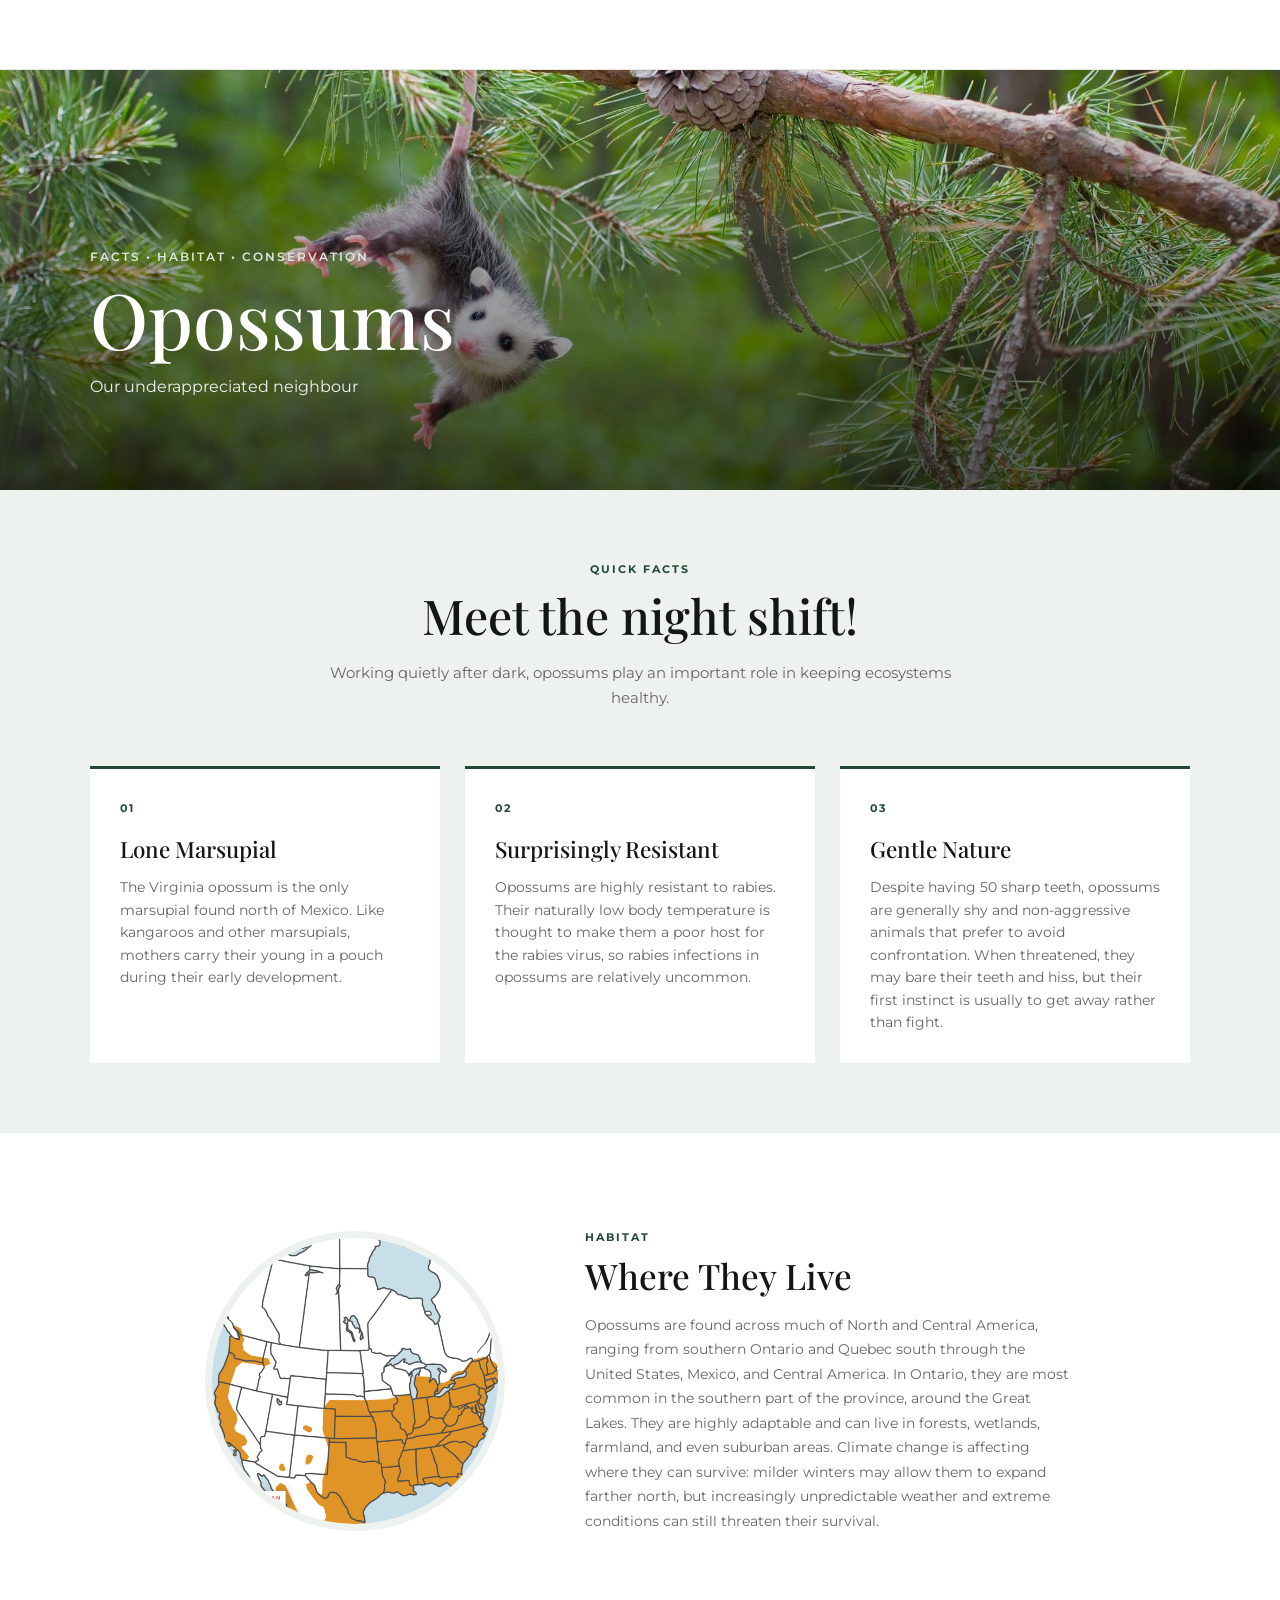
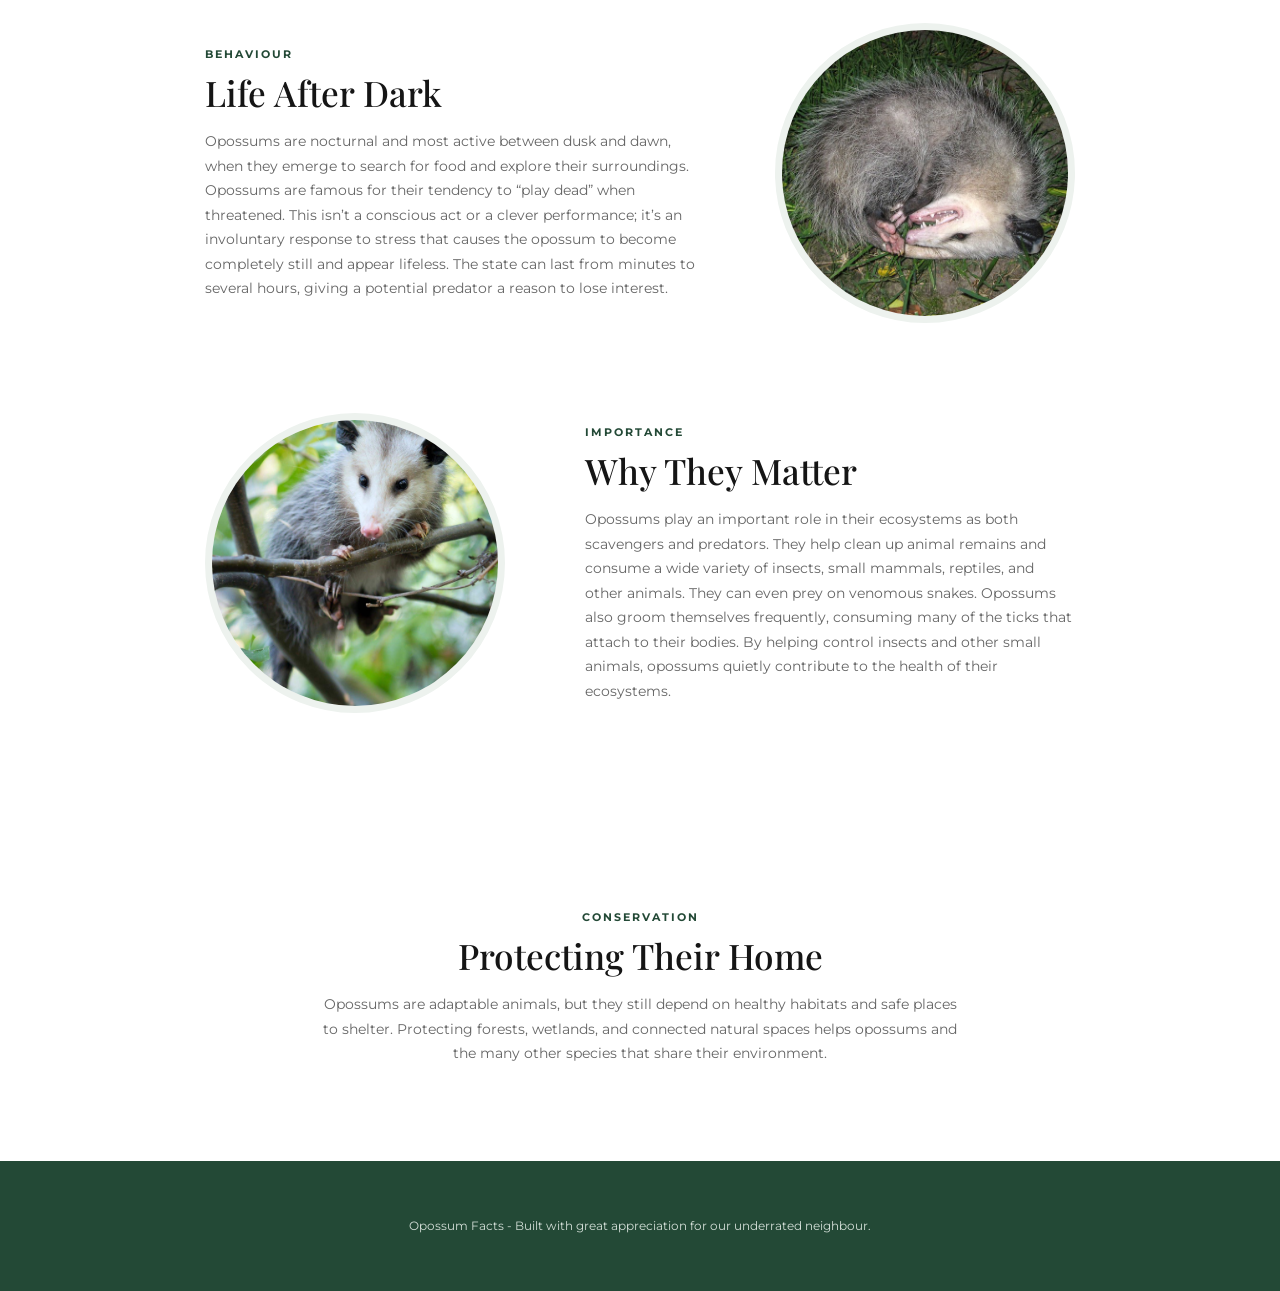
<file: index.html>
<!DOCTYPE html>
<html lang="en">
<head>
  <meta charset="UTF-8">
  <meta name="viewport" content="width=device-width, initial-scale=1.0">

  <title>Opossums</title>

  <!-- Google Fonts -->
  <link rel="preconnect" href="https://fonts.googleapis.com">
  <link rel="preconnect" href="https://fonts.gstatic.com" crossorigin>

  <link
    href="https://fonts.googleapis.com/css2?family=Montserrat:wght@400;500;600;700&family=Playfair+Display:wght@500;600&display=swap"
    rel="stylesheet"
  >

  <style>

    /* ================================
       COLORS
    ================================= */

    :root {
      --white: #ffffff;
      --black: #151515;
      --forest: #234936;
      --light-green: #edf2ee;
      --gray: #666666;
      --border: #e4e7e4;
    }


    /* ================================
       RESET
    ================================= */

    * {
      margin: 0;
      padding: 0;
      box-sizing: border-box;
    }

    html {
      scroll-behavior: smooth;
    }

    body {
      background: var(--white);
      color: var(--black);

      font-family: "Montserrat", sans-serif;

      line-height: 1.7;
    }

    img {
      display: block;
      width: 100%;
    }


    /* ================================
       NAVIGATION
    ================================= */

    nav {
      height: 70px;

      display: flex;
      align-items: center;
      justify-content: space-between;

      padding: 0 7%;

      background: white;

      border-bottom: 1px solid var(--border);
    }

    .logo {
      font-family: "Playfair Display", serif;

      font-size: 1.35rem;

      color: var(--forest);
    }

    .nav-links {
      display: flex;
      gap: 28px;

      list-style: none;
    }

    .nav-links a {
      color: var(--black);

      font-size: 0.75rem;
      font-weight: 600;

      letter-spacing: 1px;
      text-transform: uppercase;

      transition: color 0.25s ease;
    }

    .nav-links a:hover {
      color: var(--forest);
    }


    /* ================================
       HERO
    ================================= */

    .hero {
      height: 420px;

      position: relative;

      display: flex;
      align-items: flex-end;

      padding: 7%;
      
      background:
        linear-gradient(
          to top,
          rgba(0,0,0,0.60),
          rgba(0,0,0,0.05)
        ),
        url("images/hero-opossum.jpg");

      background-size: cover;
      background-position: center;
    }

    .hero-content {
      color: white;

      max-width: 650px;
    }

    .hero-label {
      font-size: 0.75rem;

      font-weight: 600;

      letter-spacing: 2px;

      text-transform: uppercase;

      margin-bottom: 10px;

      color: #dce8df;
    }

    .hero h1 {
      font-family: "Playfair Display", serif;

      font-size: clamp(3.2rem, 6vw, 5.5rem);

      font-weight: 500;

      line-height: 1.05;

      margin-bottom: 15px;
    }

    .hero p {
      font-size: 1rem;

      max-width: 500px;

      color: #f2f2f2;
    }


    /* ================================
       GENERAL SECTION
    ================================= */

    section {
      padding: 85px 7%;
    }

    .section-intro {
      max-width: 650px;

      margin: 0 auto 55px;

      text-align: center;
    }

    .section-label {
      color: var(--forest);

      font-size: 0.7rem;

      font-weight: 700;

      letter-spacing: 2px;

      text-transform: uppercase;

      margin-bottom: 8px;
    }

    .section-title {
      font-family: "Playfair Display", serif;

      font-size: clamp(2rem, 4vw, 3rem);

      font-weight: 500;

      line-height: 1.2;

      margin-bottom: 15px;
    }

    .section-intro p {
      color: var(--gray);

      font-size: 0.95rem;
    }


    /* ================================
       FUN FACTS
    ================================= */

    .facts {
      background: var(--light-green);

      padding-top: 70px;
      padding-bottom: 70px;
    }

    .facts-container {
      max-width: 1100px;

      margin: 0 auto;

      display: grid;

      grid-template-columns:
        repeat(3, 1fr);

      gap: 25px;
    }

    .fact {
      background: white;

      padding: 30px;

      border-top: 3px solid var(--forest);
    }

    .fact-number {
      color: var(--forest);

      font-size: 0.7rem;

      font-weight: 700;

      letter-spacing: 2px;

      margin-bottom: 12px;
    }

    .fact h3 {
      font-family: "Playfair Display", serif;

      font-size: 1.4rem;

      font-weight: 500;

      margin-bottom: 8px;
    }

    .fact p {
      color: var(--gray);

      font-size: 0.85rem;

      line-height: 1.65;
    }


    /* ================================
       INFORMATION SECTION
    ================================= */

    .information {
      max-width: 1050px;

      margin: auto;

      padding-top: 95px;
      padding-bottom: 30px;
    }

    .info-row {
      display: grid;

      grid-template-columns:
        300px 1fr;

      gap: 80px;

      align-items: center;

      margin-bottom: 90px;
    }

    /* Alternate the image */

    .info-row.reverse {
      grid-template-columns:
        1fr 300px;
    }

    .info-row.reverse .circle-image {
      order: 2;
    }


    /* ================================
       CIRCLE IMAGES
    ================================= */

    .circle-image {
      width: 300px;
      height: 300px;

      border-radius: 50%;

      overflow: hidden;

      border: 7px solid var(--light-green);
    }

    .circle-image img {
      width: 100%;
      height: 100%;

      object-fit: cover;

      transition: transform 0.5s ease;
    }

    .circle-image:hover img {
      transform: scale(1.05);
    }


    /* ================================
       INFORMATION TEXT
    ================================= */

    .info-number {
      color: var(--forest);

      font-size: 0.7rem;

      font-weight: 700;

      letter-spacing: 2px;

      margin-bottom: 8px;
    }

    .info-text h2 {
      font-family: "Playfair Display", serif;

      font-size: 2.2rem;

      font-weight: 500;

      line-height: 1.2;

      margin-bottom: 15px;
    }

    .info-text p {
      color: var(--gray);

      font-size: 0.9rem;

      max-width: 580px;
    }

    /* ================================
   CONSERVATION
================================= */

.conservation {
  padding: 75px 7%;
  background: #ffffff;
  text-align: center;
}

.conservation-content {
  max-width: 650px;
  margin: 0 auto;
}

.conservation h2 {
  font-family: "Playfair Display", serif;
  font-size: 2.2rem;
  font-weight: 500;
  line-height: 1.2;
  margin-bottom: 15px;
}

.conservation p {
  color: var(--gray);
  font-size: 0.9rem;
  line-height: 1.7;
}

    /* ================================
       FOOTER
    ================================= */

    footer {
      margin-top: 20px;

      padding: 55px 7%;

      background: var(--forest);

      color: white;

      text-align: center;
    }

    footer h2 {
      font-family: "Playfair Display", serif;

      font-size: 1.8rem;

      font-weight: 500;

      margin-bottom: 8px;
    }

    footer p {
      color: #d4dfd8;

      font-size: 0.75rem;
    }


    /* ================================
       MOBILE
    ================================= */

    @media (max-width: 750px) {

      nav {
        height: 65px;

        padding: 0 5%;
      }

      .nav-links {
        display: none;
      }

      .hero {
        height: 520px;

        padding: 8% 6%;
      }

      .hero h1 {
        font-size: 3.2rem;
      }

      section {
        padding: 65px 6%;
      }

      .facts {
        padding-top: 60px;
        padding-bottom: 60px;
      }

      .facts-container {
        grid-template-columns: 1fr;

        gap: 15px;
      }

      .information {
        padding-top: 70px;
      }

      .info-row,
      .info-row.reverse {
        grid-template-columns: 1fr;

        gap: 35px;

        margin-bottom: 75px;

        text-align: center;
      }

      .info-row.reverse .circle-image {
        order: 0;
      }

      .circle-image {
        width: 240px;
        height: 240px;

        margin: auto;
      }

      .info-text p {
        margin: auto;
      }

      .info-text h2 {
        font-size: 1.9rem;
      }
    }

  </style>
</head>


<body>


  <!-- ================================
       NAVIGATION
  ================================= -->

  <nav>

    <ul class="nav-links">



    </ul>

  </nav>


  <!-- ================================
       HERO
  ================================= -->

  <header class="hero">

    <div class="hero-content">

      <div class="hero-label">
       Facts  • Habitat • Conservation
      </div>

      <h1>
        Opossums
      </h1>

      <p>
        <!-- ADD YOUR CATCHPHRASE HERE -->

        Our underappreciated neighbour
      </p>

    </div>

  </header>


  <!-- ================================
       FUN FACTS
  ================================= -->

  <section class="facts" id="facts">

    <div class="section-intro">

      <div class="section-label">
        Quick Facts
      </div>

      <h2 class="section-title">
        Meet the night shift!
      </h2>

      <p>
        <!-- Optional introductory sentence -->
        Working quietly after dark, opossums play an important role in keeping ecosystems healthy.
      </p>

    </div>


    <div class="facts-container">


      <!-- FACT ONE -->

      <article class="fact">

        <div class="fact-number">
          01
        </div>

        <h3>
            Lone Marsupial
        </h3>

        <p>
            The Virginia opossum is the only marsupial found north of Mexico. Like kangaroos and other marsupials, mothers carry their young in a pouch during their early development.
        </p>

      </article>


      <!-- FACT TWO -->

      <article class="fact">

        <div class="fact-number">
          02
        </div>

        <h3>
            Surprisingly Resistant
        </h3>

        <p>
            Opossums are highly resistant to rabies. Their naturally low body temperature is thought to make them a poor host for the rabies virus, so rabies infections in opossums are relatively uncommon. 
        </p>

      </article>


      <!-- FACT THREE -->

      <article class="fact">

        <div class="fact-number">
          03
        </div>

        <h3>
          Gentle Nature
        </h3>

        <p>
            Despite having 50 sharp teeth, opossums are generally shy and non-aggressive animals that prefer to avoid confrontation. When threatened, they may bare their teeth and hiss, but their first instinct is usually to get away rather than fight.        </p>

      </article>

    </div>

  </section>


  <!-- ================================
       THREE INFORMATION SECTIONS
  ================================= -->

  <section class="information" id="information">


    <!-- ============================
         INFORMATION ONE
    ============================= -->

    <div class="info-row">

      <div class="circle-image">

        <img
          src="images/habitat.jpg"
          alt="Opossum habitat"
        >

      </div>

      <div class="info-text">

        <div class="info-number">
          HABITAT
        </div>

        <h2>
          Where They Live
        </h2>

        <p>
          <!-- ADD YOUR INFORMATION HERE -->

          Opossums are found across much of North and Central America, ranging from southern Ontario and Quebec south through the United States, Mexico, and Central America. In Ontario, they are most common in the southern part of the province, around the Great Lakes. They are highly adaptable and can live in forests, wetlands, farmland, and even suburban areas. Climate change is affecting where they can survive: milder winters may allow them to expand farther north, but increasingly unpredictable weather and extreme conditions can still threaten their survival. 
        </p>

      </div>

    </div>


    <!-- ============================
         INFORMATION TWO
    ============================= -->

    <div class="info-row reverse">

      <div class="circle-image">

        <img
          src="images/behavior.jpg"
          alt="Opossum in its habitat"
        >

      </div>

      <div class="info-text">

        <div class="info-number">
          BEHAVIOUR
        </div>

        <h2>
          Life After Dark
        </h2>

        <p>
          <!-- ADD YOUR INFORMATION HERE -->

          Opossums are nocturnal and most active between dusk and dawn, when they emerge to search for food and explore their surroundings. Opossums are famous for their tendency to “play dead” when threatened. This isn’t a conscious act or a clever performance; it’s an involuntary response to stress that causes the opossum to become completely still and appear lifeless. The state can last from minutes to several hours, giving a potential predator a reason to lose interest.

        </p>

      </div>

    </div>


    <!-- ============================
         INFORMATION THREE
    ============================= -->

    <div class="info-row">

      <div class="circle-image">

        <img
          src="images/opossum.jpg"
          alt="Opossum"
        >

      </div>

      <div class="info-text">

        <div class="info-number">
          IMPORTANCE
        </div>

        <h2>
          Why They Matter
        </h2>

        <p>
          <!-- ADD YOUR INFORMATION HERE -->

          Opossums play an important role in their ecosystems as both scavengers and predators. They help clean up animal remains and consume a wide variety of insects, small mammals, reptiles, and other animals. They can even prey on venomous snakes. Opossums also groom themselves frequently, consuming many of the ticks that attach to their bodies. By helping control insects and other small animals, opossums quietly contribute to the health of their ecosystems. 
        </p>

      </div>

    </div>


  </section>

<!-- ================================
     CONSERVATION
================================= -->

<section class="conservation">

  <div class="conservation-content">

    <div class="section-label">
      Conservation
    </div>

    <h2>
      Protecting Their Home
    </h2>

    <p>
      Opossums are adaptable animals, but they still depend
      on healthy habitats and safe places to shelter.
      Protecting forests, wetlands, and connected natural
      spaces helps opossums and the many other species that
      share their environment.
    </p>

  </div>

</section>

  <!-- ================================
       FOOTER
  ================================= -->

  <footer>

    <p>
        Opossum Facts - Built with great appreciation for our underrated neighbour.
    </p>

  </footer>


</body>
</html>
</file>
